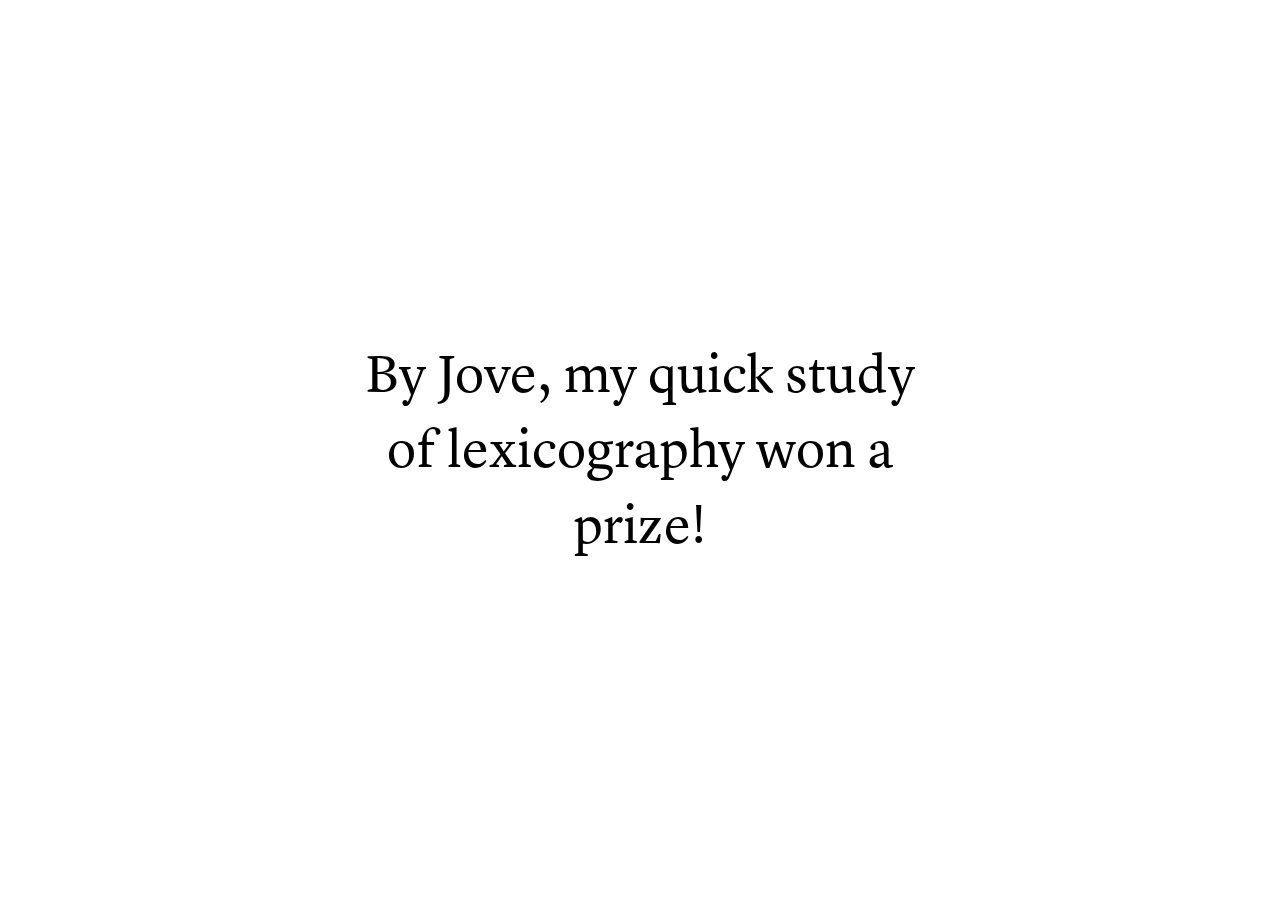
<file: font-swapper/index.html>
<!doctype html>
<html>
	<head>
		<meta charset="utf-8">
		<meta http-equiv="X-UA-Compatible" content="IE=edge">
		<meta name="viewport" content="width=device-width, initial-scale=1">
		<title>Experiment</title>
		<link rel="stylesheet" href="reset.css">
		<link rel="stylesheet" href="style.css">
	</head>
	<body>
		<div class="container">
			<p class="text-area custom-font">By Jove, my quick study of lexicography won a prize!</p>
		</div>
	</body>
</html>
<script src="toggle.js"></script>
</file>
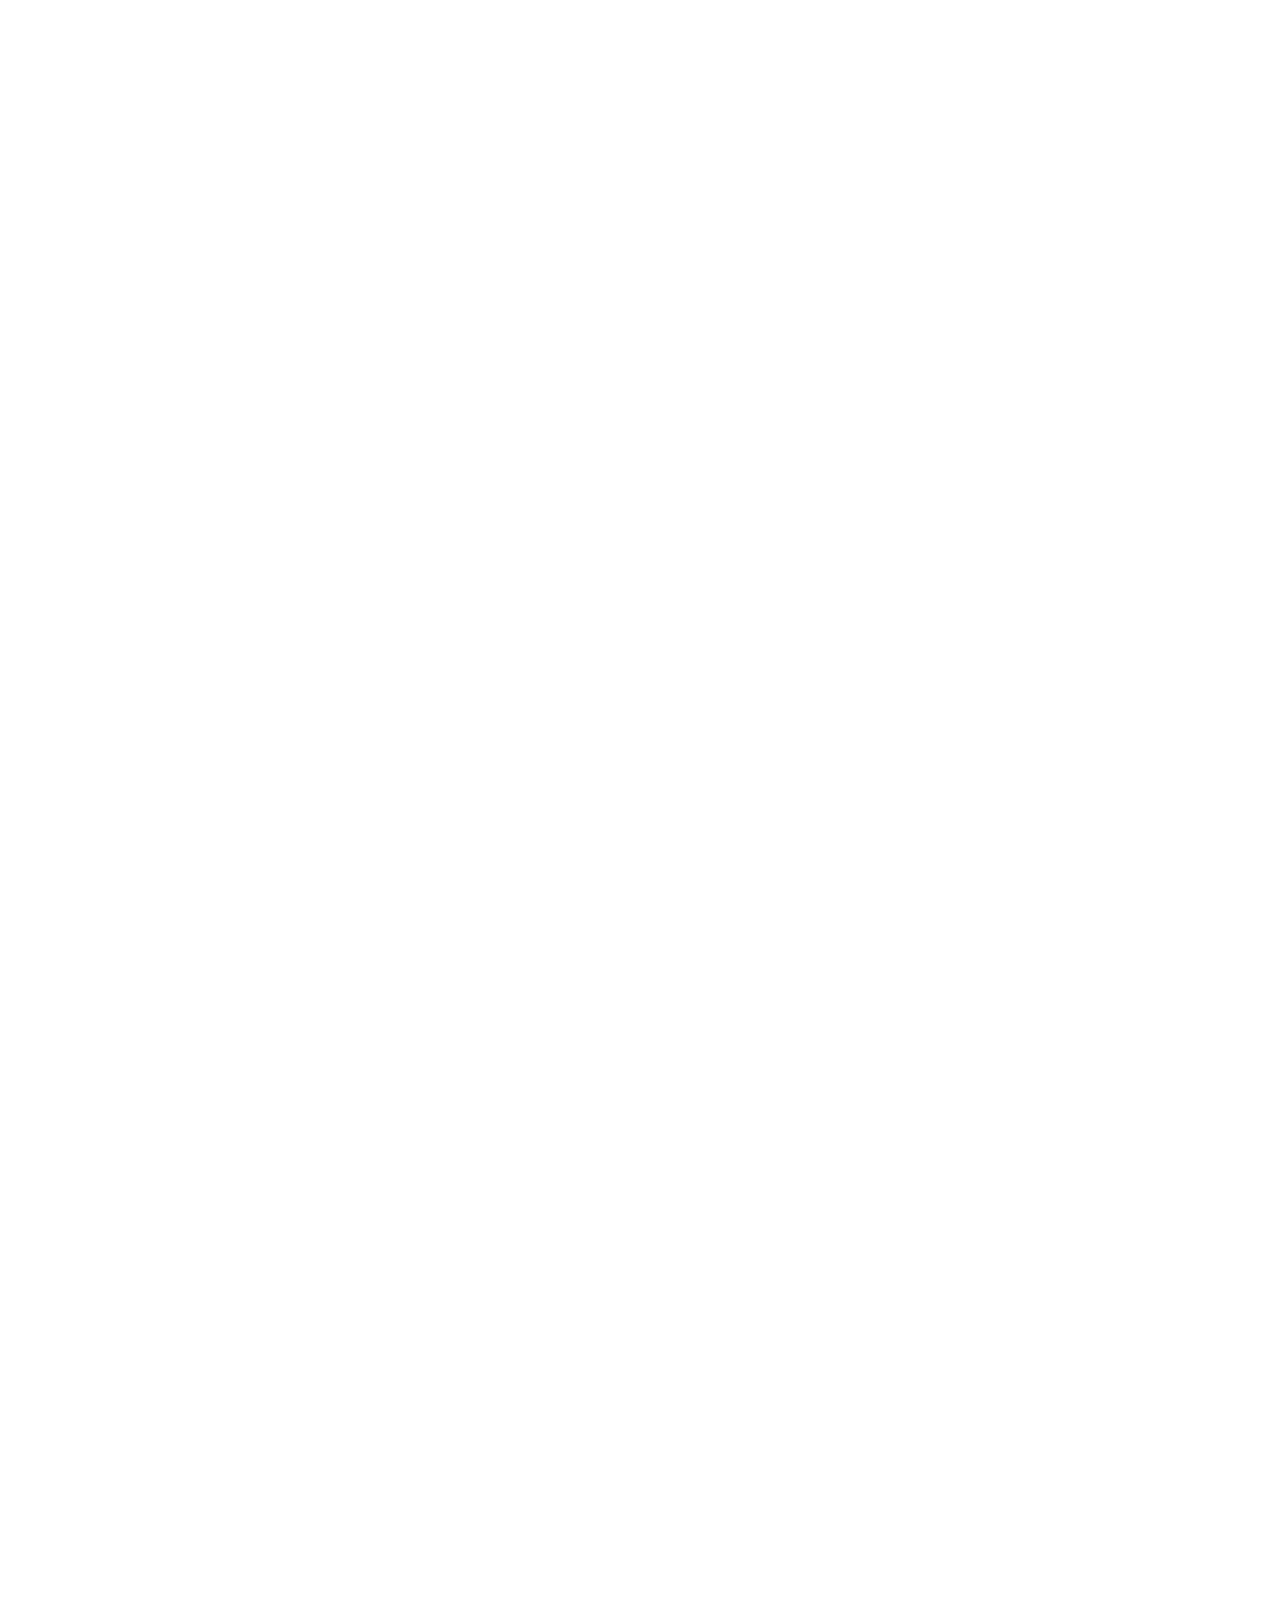
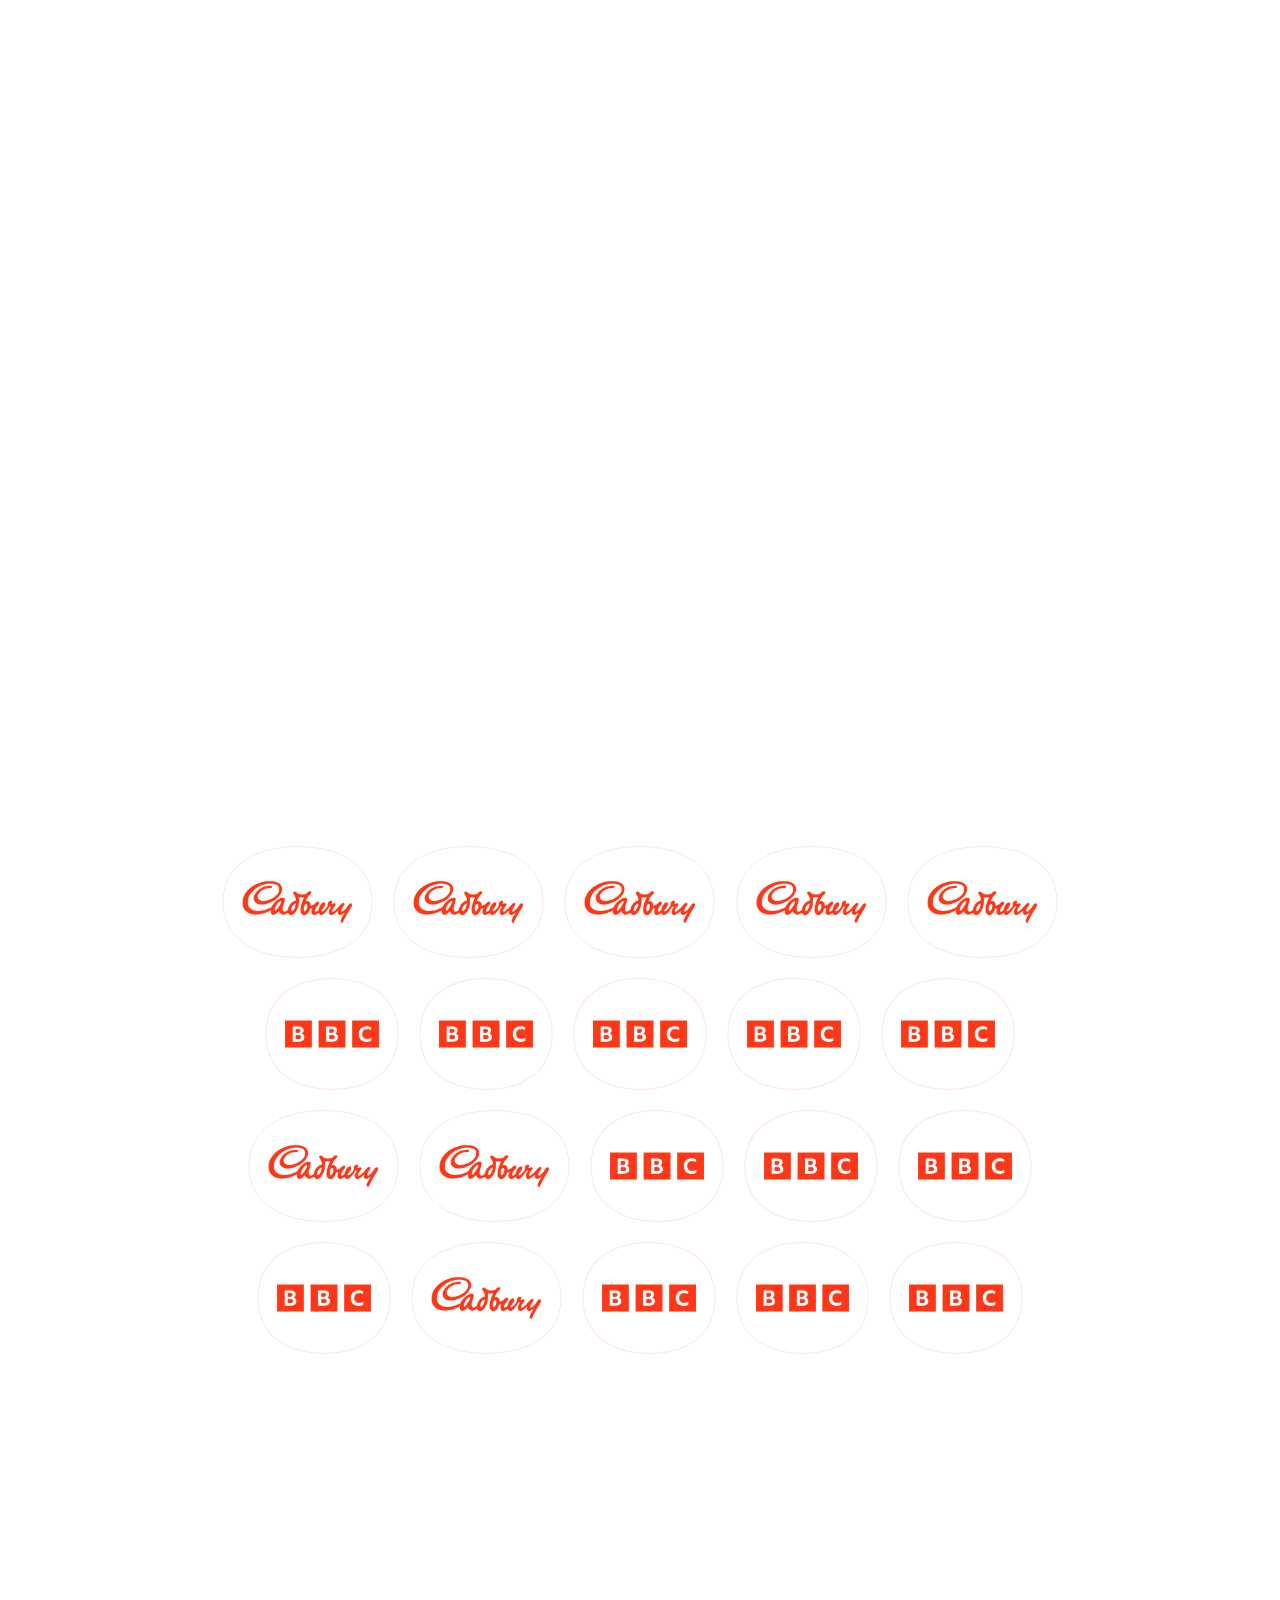
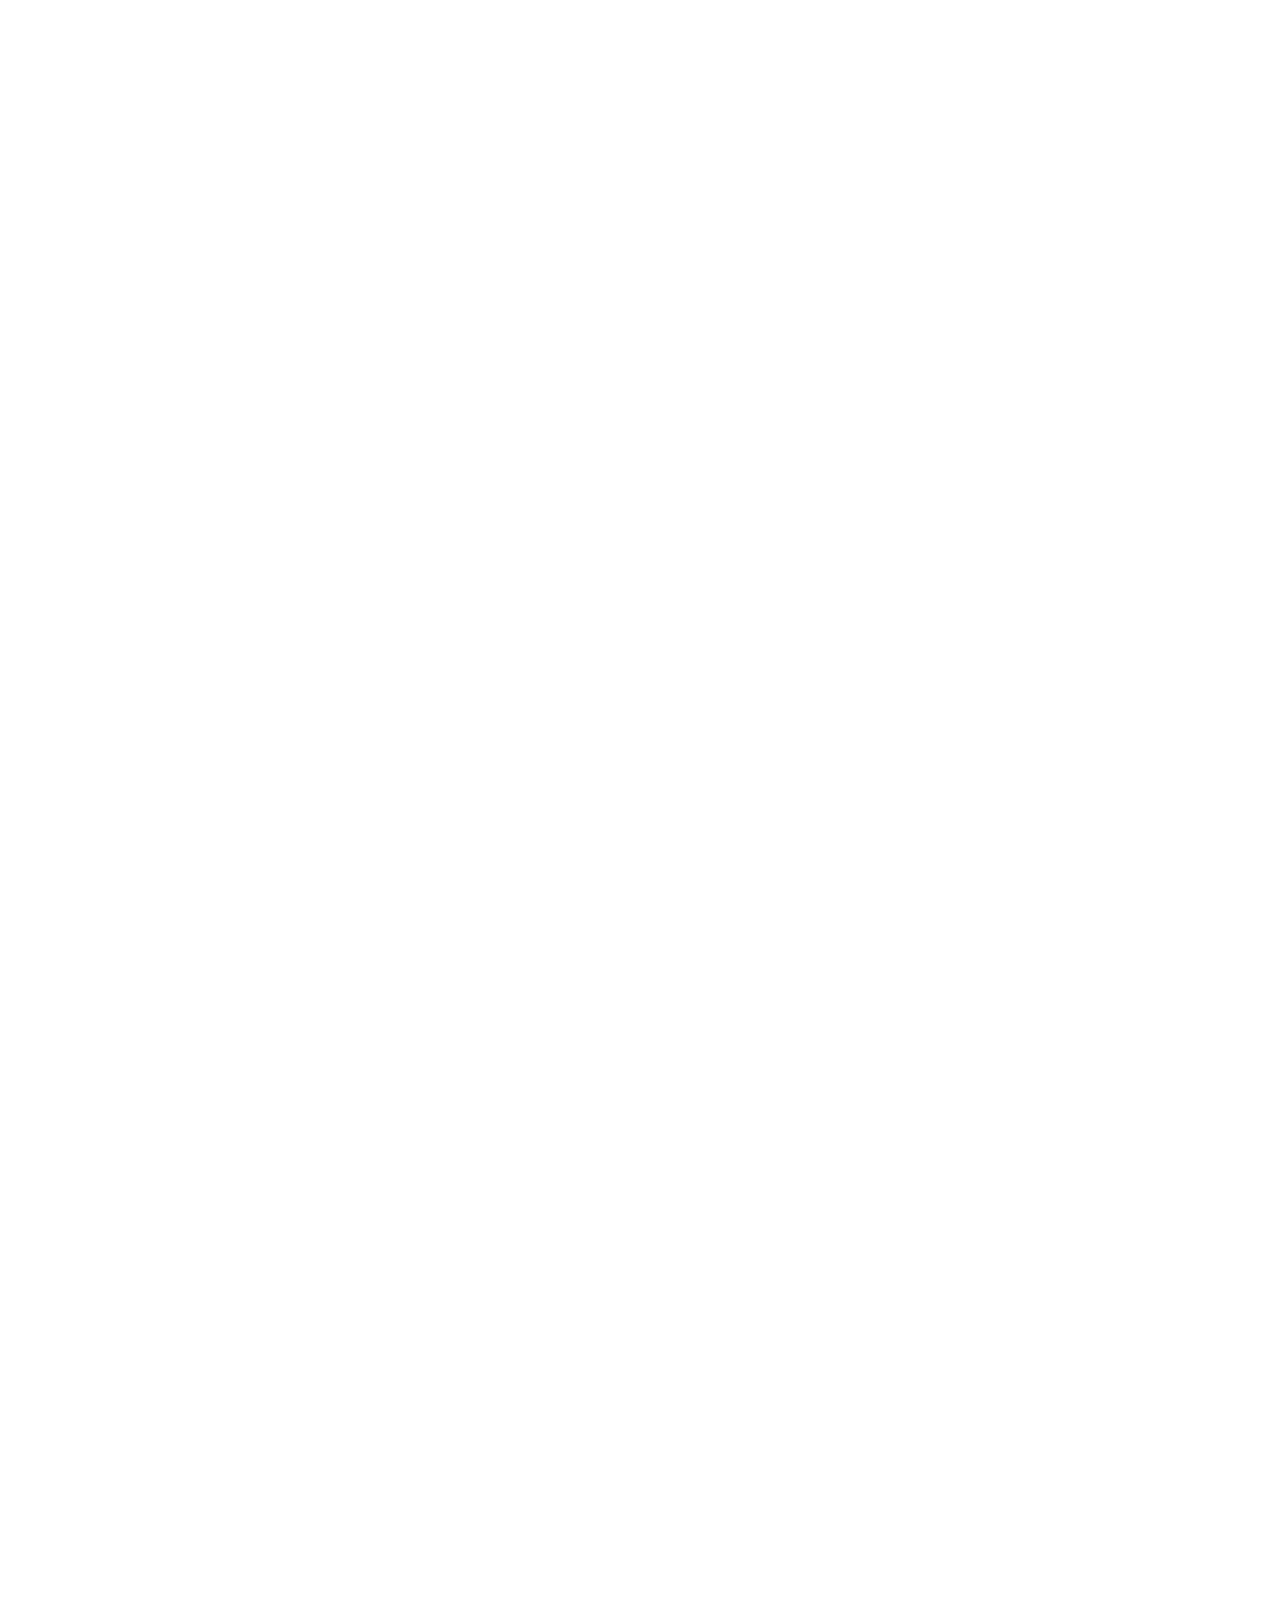
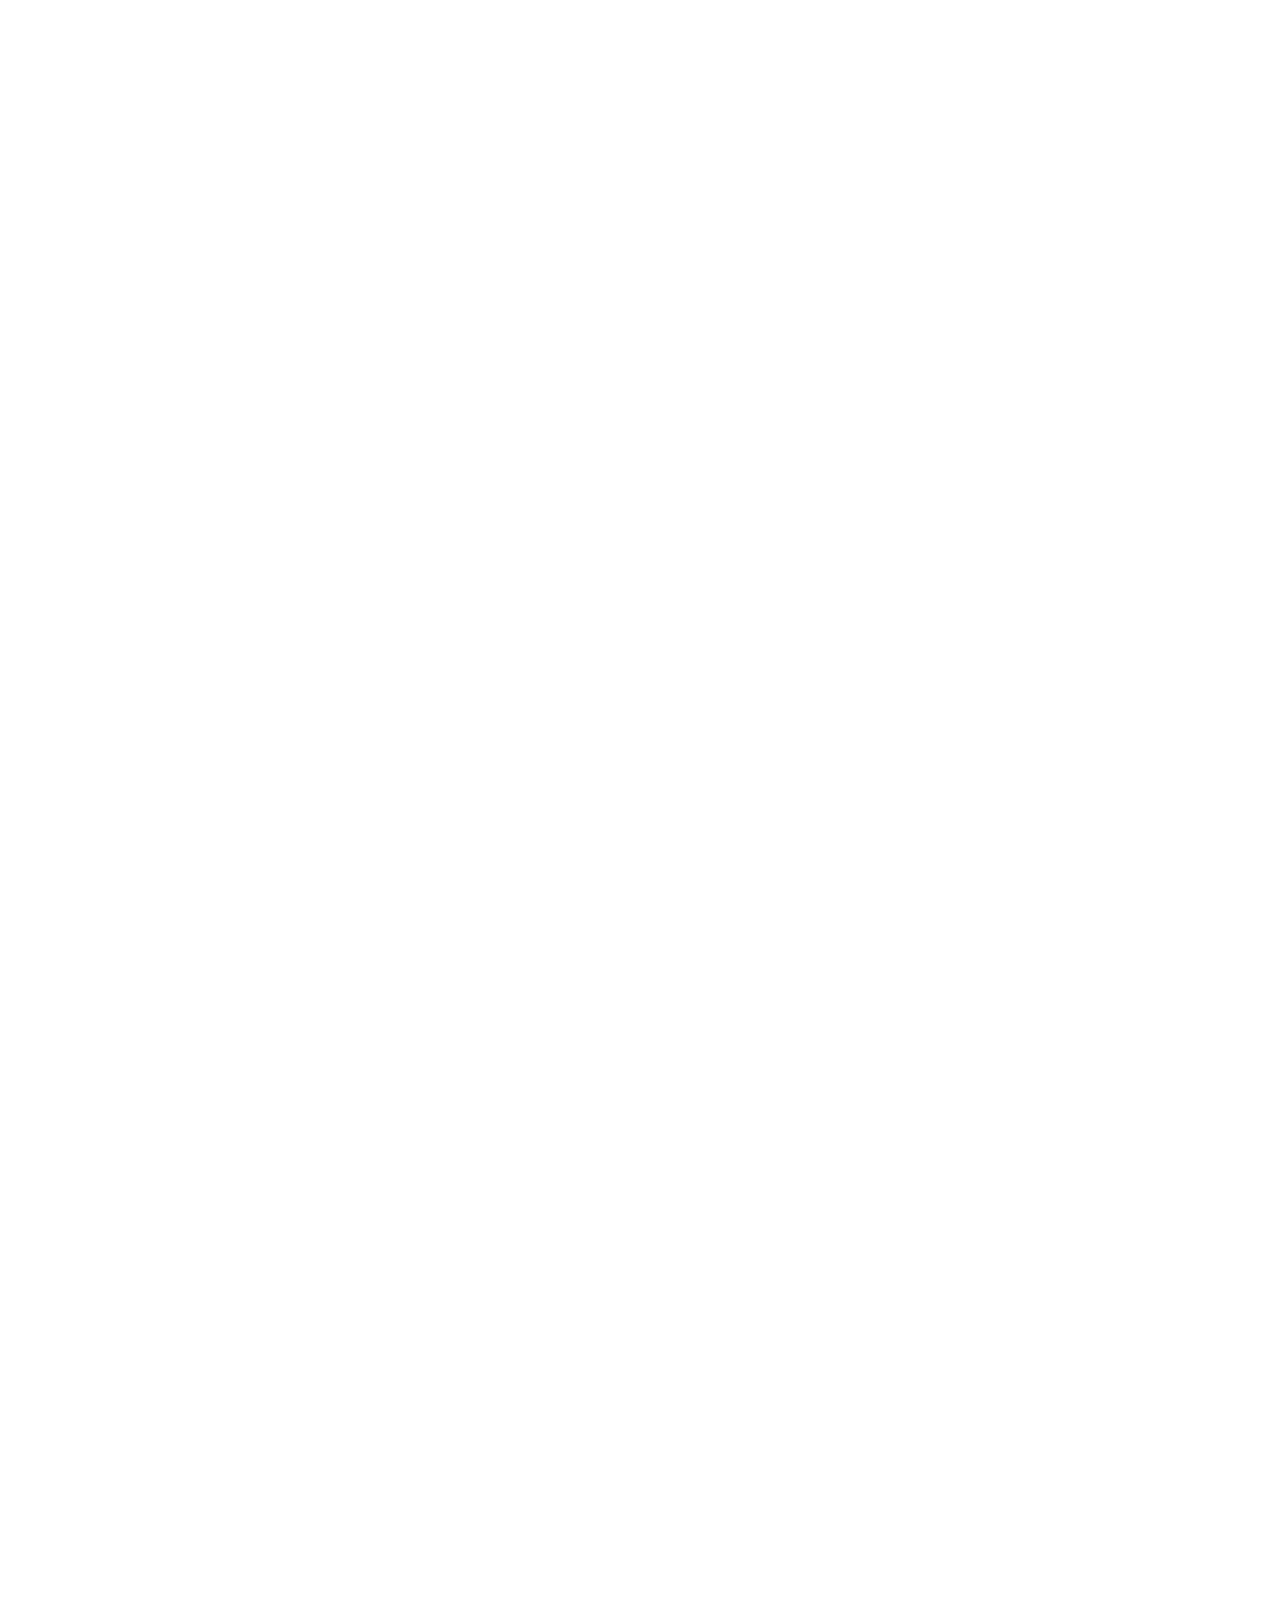
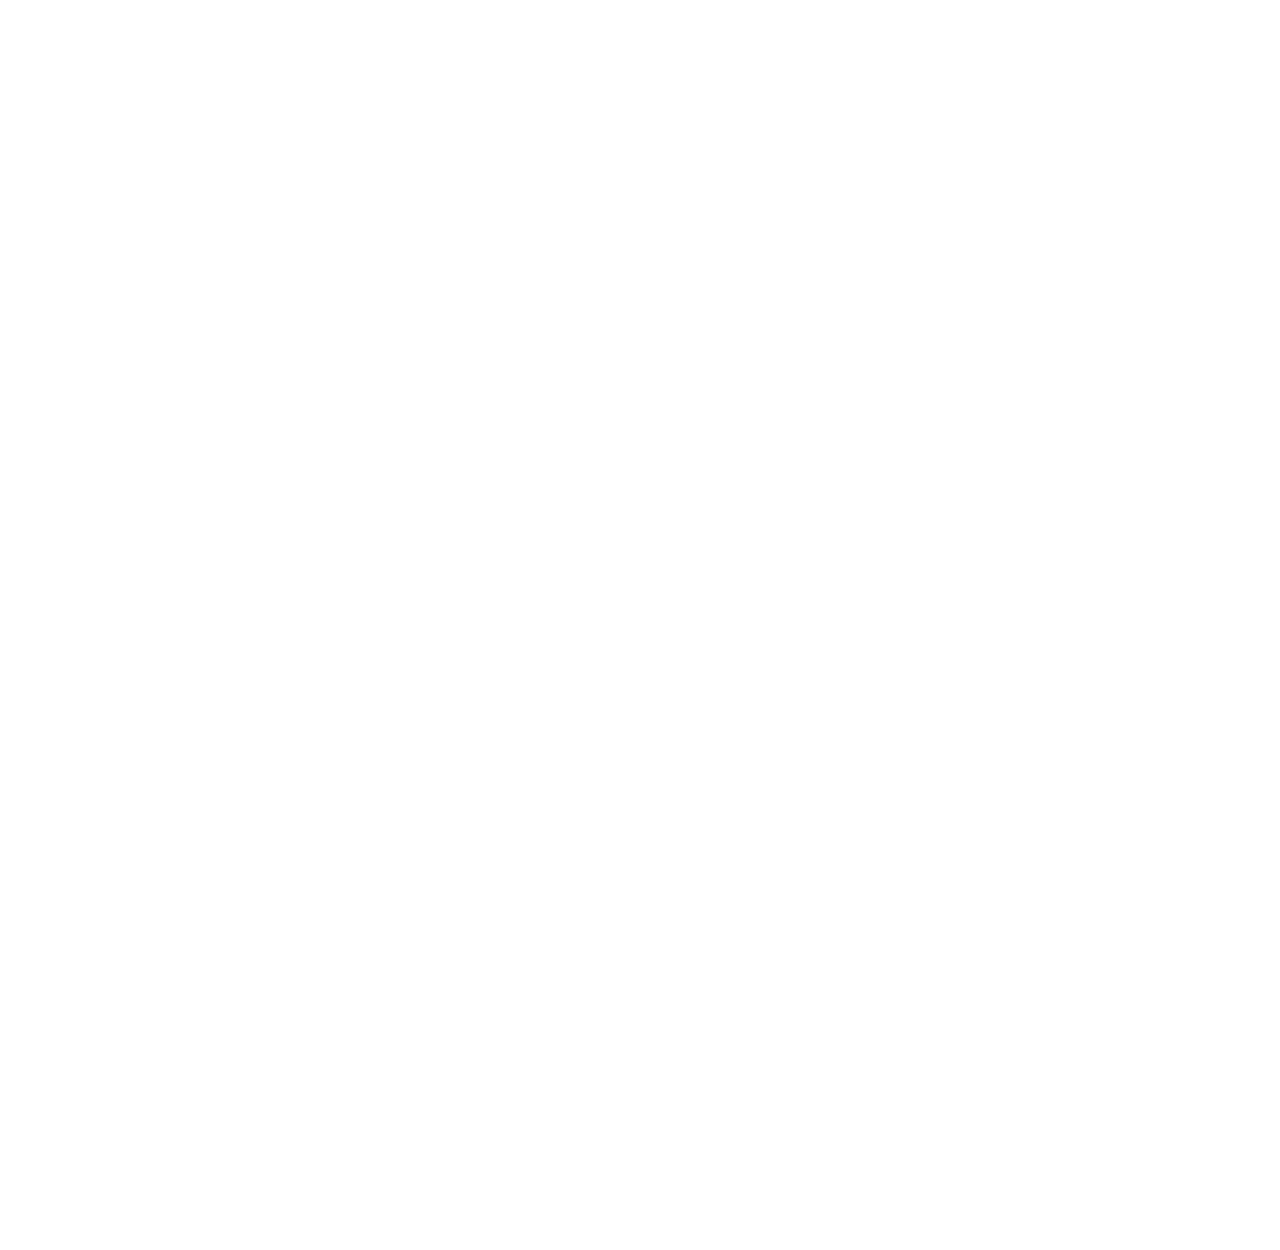
<file: logo-grid/index.html>
<!doctype html>
<html>
	<head>
		<meta charset="utf-8">
		<meta http-equiv="X-UA-Compatible" content="IE=edge">
		<meta name="viewport" content="width=device-width, initial-scale=1">
		<title>Experiment</title>
		<link rel="stylesheet" href="reset.css">
		<link rel="stylesheet" href="style.css">
	</head>
	<body>
		<section class="padding"></section>
		<section class="client-list">
			<div class="logo-grid-container">
				<div class="client-logo-row">
					<img src="images/client-logo-cadburys@2x.png">
					<img src="images/client-logo-cadburys@2x.png">
					<img src="images/client-logo-cadburys@2x.png">
					<img src="images/client-logo-cadburys@2x.png">
					<img src="images/client-logo-cadburys@2x.png">
				</div>
				<div class="client-logo-row">
					<img src="images/client-logo-bbc@2x.png">
					<img src="images/client-logo-bbc@2x.png">
					<img src="images/client-logo-bbc@2x.png">
					<img src="images/client-logo-bbc@2x.png">
					<img src="images/client-logo-bbc@2x.png">
				</div>
				<div class="client-logo-row">
					<img src="images/client-logo-cadburys@2x.png">
					<img src="images/client-logo-cadburys@2x.png">
					<img src="images/client-logo-bbc@2x.png">
					<img src="images/client-logo-bbc@2x.png">
					<img src="images/client-logo-bbc@2x.png">
				</div>
				<div class="client-logo-row">
					<img src="images/client-logo-bbc@2x.png">
					<img src="images/client-logo-cadburys@2x.png">
					<img src="images/client-logo-bbc@2x.png">
					<img src="images/client-logo-bbc@2x.png">
					<img src="images/client-logo-bbc@2x.png">
				</div>
			</div>
		</section>
		<section class="padding"></section>
		<section class="padding"></section>
	</body>
</html>
<script src="scroll.js"></script>
</file>
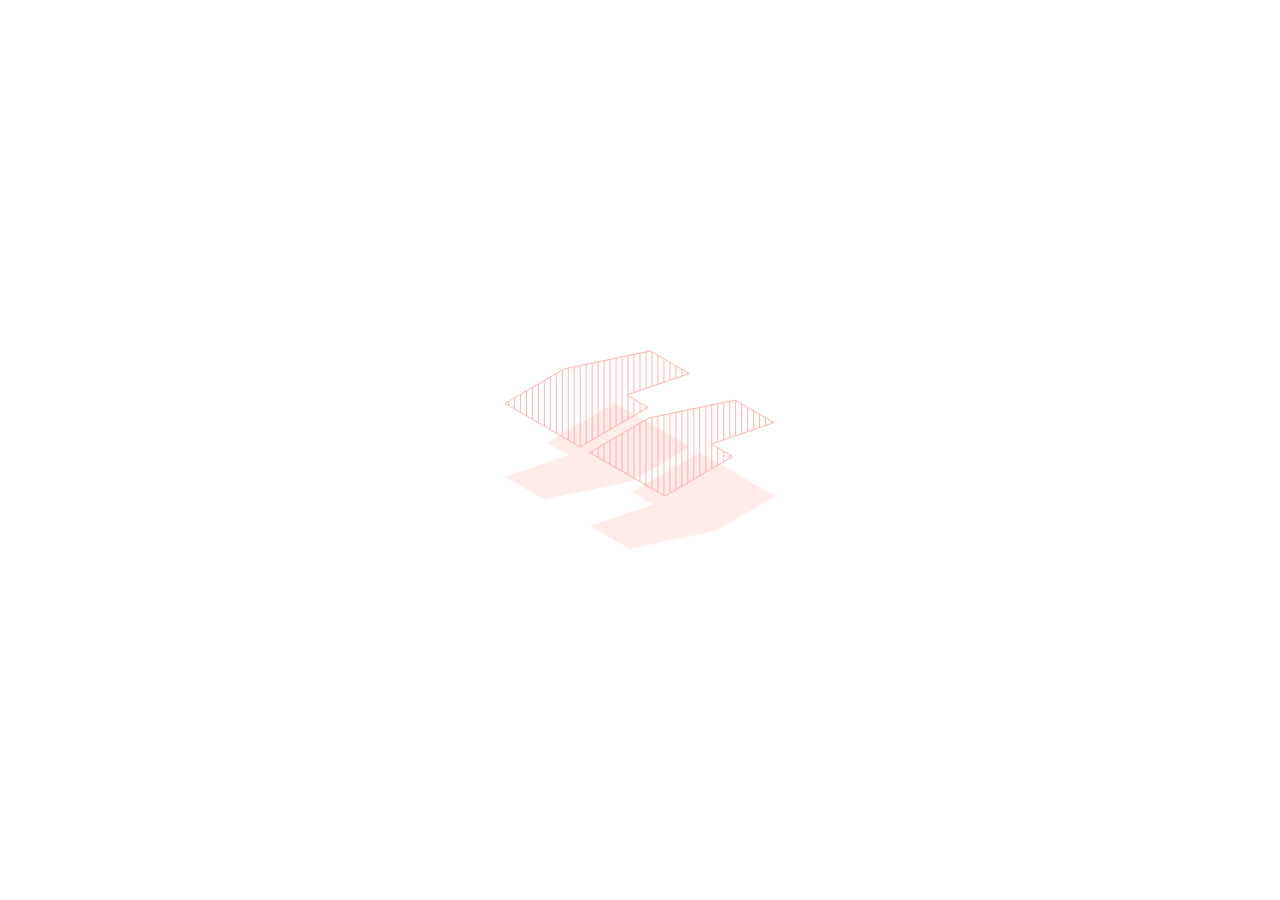
<file: quotemark/index.html>
<!doctype html>
<html>
	<head>
		<meta charset="utf-8">
		<meta http-equiv="X-UA-Compatible" content="IE=edge">
		<meta name="viewport" content="width=device-width, initial-scale=1">
		<title>Experiment</title>
		<link rel="stylesheet" href="reset.css">
		<link rel="stylesheet" href="style.css">
	</head>
	<body>
		<div class="container">
			<picture class="upper">
				<source media="(min-width:650px)" srcset="icon-quotemark-large-upper.svg">			
				<img src="icon-quotemark-small-upper.svg"/>
			</picture>
			<picture class="lower">
				<source media="(min-width:650px)" srcset="icon-quotemark-large-lower.svg">			
				<img src="icon-quotemark-small-lower.svg"/>
			</picture>
		</div>
	</body>
</html>
</file>
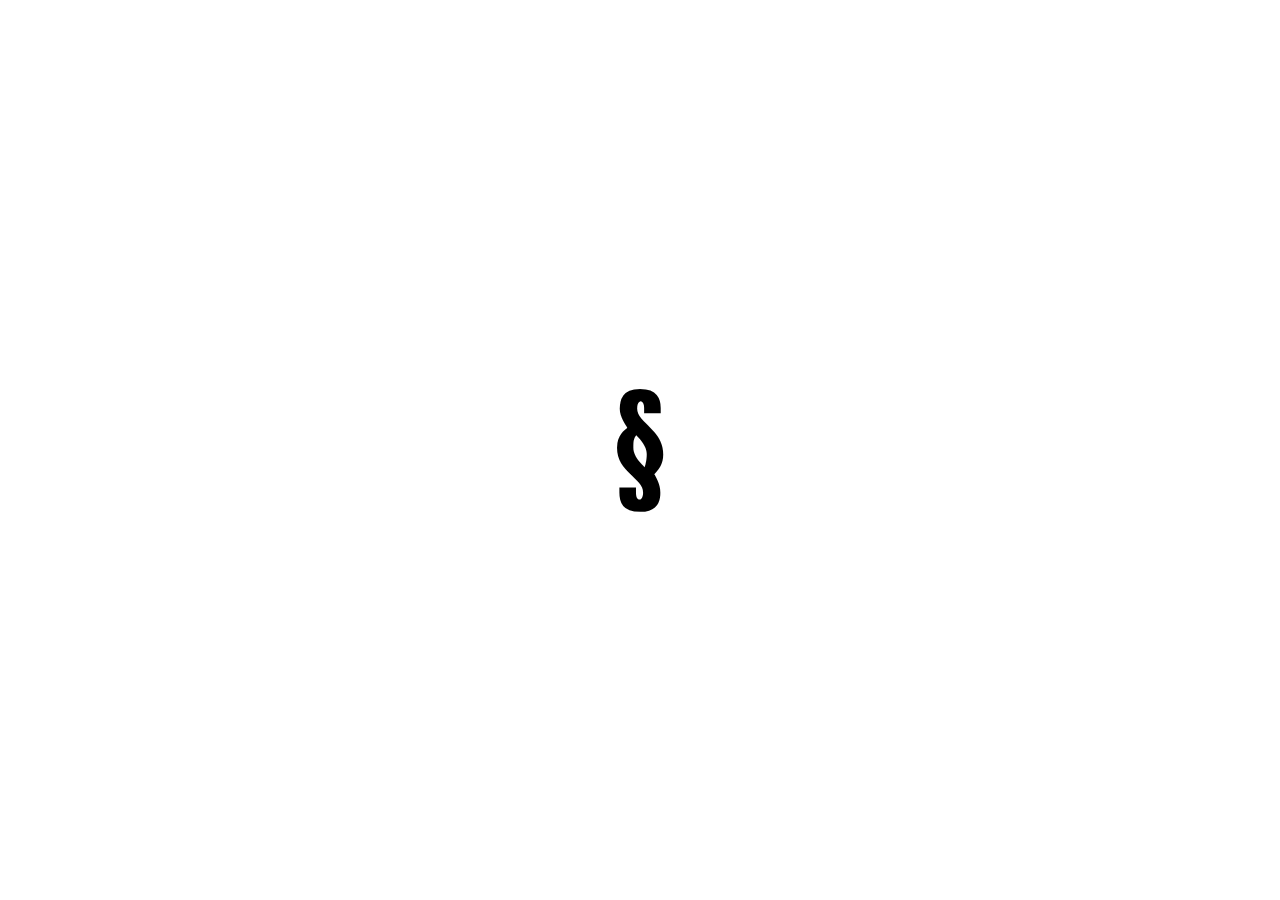
<file: variable silcrow/index.html>
<!doctype html>
<html>
	<head>
		<meta charset="utf-8">
		<meta http-equiv="X-UA-Compatible" content="IE=edge">
		<meta name="viewport" content="width=device-width, initial-scale=1">
		<title>Experiment</title>
		<link rel="stylesheet" href="reset.css">
		<link rel="stylesheet" href="style.css">
	</head>
	<body>
		<div class="container"><h1 class="silcrow">§</h1></div>
	</body>
</html>

<script src="font.js"></script>
</file>
<file: font-swapper/style.css>
/* :root {
  // variables
} */

@font-face {
  font-family: 'Lyon Text';
  src: url('fonts/LyonText-RegularItalic-Web.woff2') format('woff2'),
     url('fonts/LyonText-RegularItalic-Web.woff') format('woff');
  font-weight:  400;
  font-style:   italic;
  font-stretch: normal;
}

@font-face {
  font-family: 'Lyon Text';
  src: url('fonts/LyonText-Regular-Web.woff2') format('woff2'),
     url('fonts/LyonText-Regular-Web.woff') format('woff');
  font-weight:  400;
  font-style:   normal;
  font-stretch: normal;
}

@font-face {
  font-family: 'Orleans';
  src: url('fonts/Orleans-Light-Web.woff2') format('woff2'),
     url('fonts/Orleans-Light-Web.woff') format('woff');
  font-weight:  300;
  font-style:   normal;
  font-stretch: normal;
}

@font-face {
  font-family: 'Dropcaps';
  src: url('fonts/Dropcaps.woff2') format('woff2'),
     url('fonts/Dropcaps.woff') format('woff');
  font-weight:  900;
  font-style:   normal;
  font-stretch: normal;
}

@font-face {
  font-family: 'Anybody Silcrow Variable';
  src: url('fonts/Anybody-Silcrow-Variable.woff2') format('woff2'),
     url('fonts/Anybody-Silcrow-Variable.woff') format('woff') ;
  font-style: normal;
}

html {
  height: 100%;
}

body {
  font-size: 16px;
  

  width: 100%;
	height: 100%;

	display:grid;
	justify-content:center;
	align-items:center;
}

.custom-font {
  font-family: Lyon Text;
  line-height: 1.4;
}

.default-font {
  font-family: "Hoefler Text";
  line-height: 1.4;
}

.container {
  text-align: center;
  width: 550px;
  height: 550px;
  
  display:grid;
  justify-content:center;
  align-items:center;
  /* text-transform: uppercase; */
  
  font-size: 54px;
  
  cursor: pointer;
}
</file>
<file: logo-grid/style.css>
:root {
  --ellipse-reverse-svg: url("data:image/svg+xml,%3Csvg width='80' height='100' viewBox='0 0 80 100' preserveAspectRatio='none' fill='none' xmlns='http://www.w3.org/2000/svg'%3E%3Cpath vector-effect='non-scaling-stroke' d='M21.4689 94.9217C4.82124 85.3567 0.721066 66.8315 0.505444 50.5911H0.52018L0.522961 50.0939C0.614598 33.7133 4.53539 14.8446 21.3785 5.12299C28.3708 1.19908 36.9137 -0.183973 45.0499 0.810438C53.1881 1.8051 60.877 5.17272 66.1796 10.6978L66.1845 10.7028C76.8398 21.4967 79.385 36.2492 79.5 50.0908C79.3389 66.4141 75.4859 85.144 58.7815 94.8644C47.7947 101.026 32.5021 101.045 21.4689 94.9217Z' stroke='%23FFE6E2'/%3E%3C/svg%3E");
}

html {
  height: 100%;
}

body {
  font-size: 16px;

  width: 100%;
	/* height: 400%; */
}

.padding {
  height: 250vh;
}

.client-list {
  width: 100%;
  height: 100vh;
  overflow: hidden;
  /* background-color: #00ffff20; */
}

.logo-grid-container {
  position: relative;
  top: 50%;
  left: 50%;
  display: flex;
  flex-direction: column;
  gap: 20px;
  transform: translate(-50%, -50%);
  width: 100vw;
  max-width: 500px;
  align-items: center;
  /* background-color: #00ffff20; */
}

.client-logo-row {
  display: flex;
  flex-direction: row;
  position: relative;
  gap: 20px;
  width: max-content;
  /* background-color: #00ffff20; */
}

.client-logo-row img {
  padding: 20px;
  height: 112px;
  flex: none;
  flex-grow: 0;
  background-image: var(--ellipse-reverse-svg);
  background-repeat: no-repeat;
  background-size: 100% 100%;
}
</file>
<file: quotemark/style.css>
:root {
  --quote-float-height: -8px;
}

html {
  height: 100%;
}

body {
  font-size: 16px;

  width: 100%;
	height: 100%;

	display:grid;
	justify-content:center;
	align-items:center;
}


.container {
  text-align: center;
  width: 240px;
  height: 240px;
  
  display:grid;
  justify-content:center;
  align-items:center;
  
  /* background-color: #efefef; */
}

picture {
  width: 132px;
  height: auto;
}

.lower {
  margin-top: -140%;
  animation: shrink 3s ease-in-out infinite;
}

.upper {
  animation: bounce 3s ease-in-out infinite;
}

@keyframes bounce {
  0% { transform: translateY(0px); }
  50% { transform: translateY(var(--quote-float-height)); }
  100% { transform: rotate(0px); }
}

@keyframes shrink {
  0% { transform: scale(100%); }
  50% { transform: scale(95%); }
  100% { transform: scale(100%); }
}

@media (min-width:650px) {
  
  :root {
    --quote-float-height: -15px;
  }
  
  picture {
    width: 272px;
  }
  
  .lower {
    margin-top: -50%;
  }
  
}
</file>
<file: variable silcrow/style.css>
@font-face {
  font-family: 'Anybody Variable';
  src: url('anybody-variable.woff2') format('woff2');
  font-style: normal;
}

html {
  height: 100%;
}

body {
  font-size: 150px;
  font-family: Anybody Variable;

  width: 100%;
	height: 100%;

	display:grid;
	justify-content:center;
	align-items:center;
}

.container {
  text-align: center;
  width: 240px;
  height: 240px;
  
  display:grid;
  justify-content:center;
  align-items:center;
}

.silcrow {
  --weight: 800;
  --width: 50;
  font-variation-settings: 'wght' var(--weight), 'wdth' var(--width);
  transition: 1s;
}
</file>
